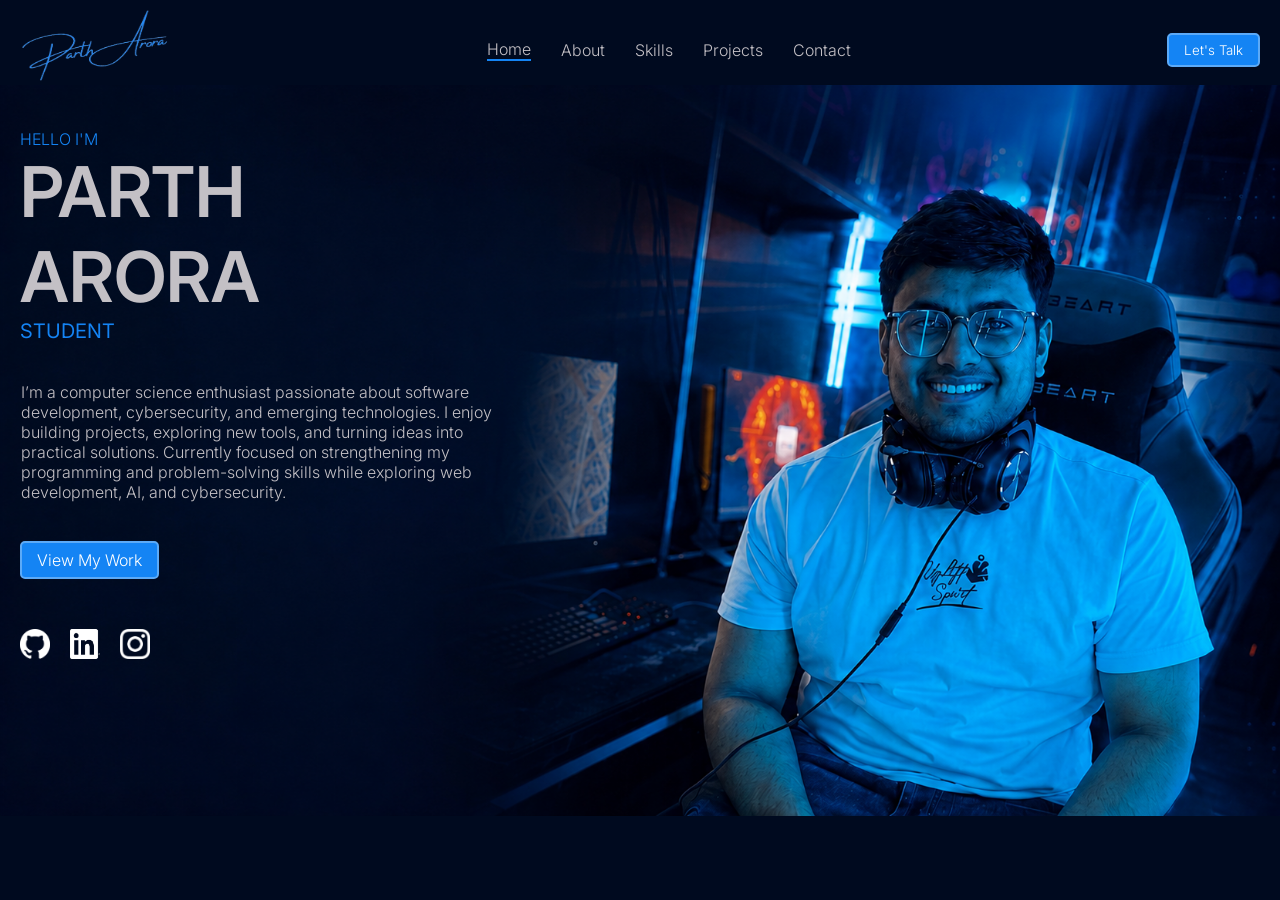
<file: index.html>
<!DOCTYPE html>
<html lang="en">
<head>
    <meta charset="UTF-8">
    <meta name="viewport" content="width=device-width, initial-scale=1.0">
    <title>Parth Arora</title>
    <link rel="preconnect" href="https://fonts.googleapis.com">
    <link rel="preconnect" href="https://fonts.gstatic.com" crossorigin>
    <link href="https://fonts.googleapis.com/css2?family=Inter:ital,opsz,wght@0,14..32,100..900;1,14..32,100..900&display=swap" rel="stylesheet">
    <link rel="stylesheet" href="stylesheets/style.css">
    <link rel="stylesheet" href="stylesheets/home.css">

</head>
<body>
    <header>
        <nav id="navbar">
            <div id="logo">
                <img src="assets\logo.png" id="logo_img" alt="Parth Arora">
            </div>

            <div id="navlinks">
                <a href="index.html" class="navlink text" id="home">Home</a>
                <a href="about.html" class="navlink text" id="about">About</a>
                <a href="skills.html" class="navlink text" id="skills">Skills</a>
                <a href="projects.html" class="navlink text" id="projects">Projects</a>
                <a href="contact.html" class="navlink text" id="contact">Contact</a>
            </div>

            <button class="button text">Let's Talk</button>
        </nav>
    </header>

    <main>
        <div id="intro_block">
            <p class="text" id="greet">HELLO I'M</p>
            <p class="name text">PARTH</p>
            <p class="name text">ARORA</p>
            <p id="role" class="text">STUDENT</p>
        </div>

        <p class="text" id="desc">
            I’m a computer science enthusiast passionate about software development, cybersecurity, and emerging technologies. I enjoy building projects, exploring new tools, and turning ideas into practical solutions. Currently focused on strengthening my programming and problem-solving skills while exploring web development, AI, and cybersecurity.
        </p>

        <!-- <button class="button text">View My Work</button> -->
        <a href="https://github.com/ParthAroraDev" class="button text link" target="_blank">View My Work</a>
    </main>

    <footer>
        <a href="https://github.com/ParthAroraDev" target="_blank" class="connect_link"><img  class="connect_image" src="assets/github_logo.png"></a>
        <a href="https://www.linkedin.com/in/parth-arora-151295429/" target="_blank" class="connect_link"><img  class="connect_image" src="assets/linkedin_logo.png"></a>
        <a href="https://www.instagram.com/partharoradev/" target="_blank" class="connect_link"><img  class="connect_image" src="assets/instagram_logo.png"></a>
    </footer>

</body>
</html>
</file>
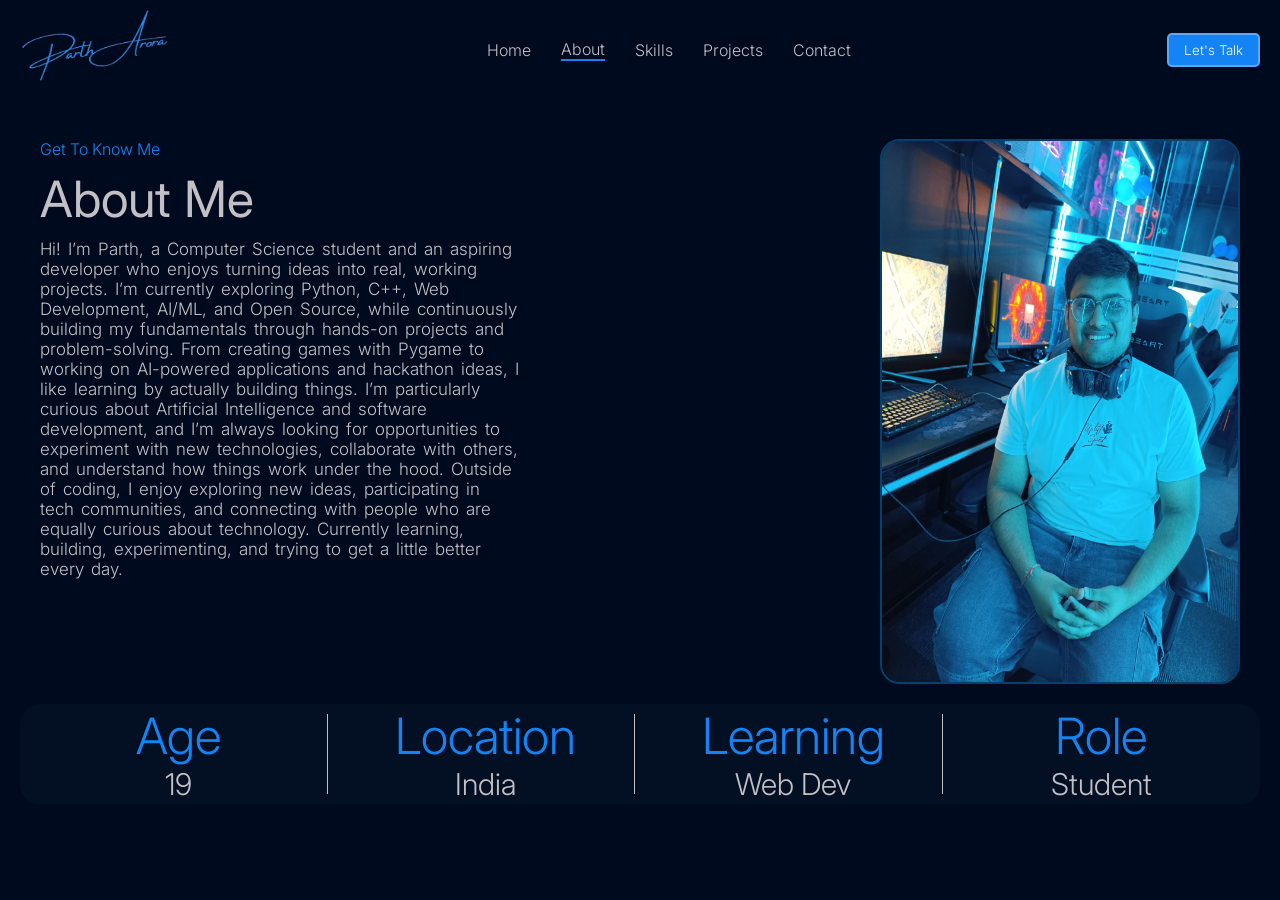
<file: about.html>
<!DOCTYPE html>
<html lang="en">
<head>
    <meta charset="UTF-8">
    <meta name="viewport" content="width=device-width, initial-scale=1.0">
    <link rel="preconnect" href="https://fonts.googleapis.com">
    <link rel="preconnect" href="https://fonts.gstatic.com" crossorigin>
    <link href="https://fonts.googleapis.com/css2?family=Inter:ital,opsz,wght@0,14..32,100..900;1,14..32,100..900&display=swap" rel="stylesheet">
    <link rel="stylesheet" href="stylesheets\style.css">
    <link rel="stylesheet" href="stylesheets\about.css">
    <title>About</title>
</head>
<body>
    <header>
        <nav id="navbar">
            <div id="logo">
                <img src="assets\logo.png" id="logo_img" alt="Parth Arora">
            </div>

            <div id="navlinks">
                <a href="index.html" class="navlink text" id="home">Home</a>
                <a href="about.html" class="navlink text" id="about">About</a>
                <a href="skills.html" class="navlink text" id="skills">Skills</a>
                <a href="projects.html" class="navlink text" id="projects">Projects</a>
                <a href="contact.html" class="navlink text" id="contact">Contact</a>
            </div>

            <button class="button text">Let's Talk</button>
        </nav>
    </header>

    <main>
       <div id="about_block">
            <div id="about_text_block">
                <p class="text" id="about_title">Get To Know Me</p>

                <p class="text" id="about_heading">About Me</p>

                <p id="about_text" class="text">Hi! I’m Parth, a Computer Science student and an aspiring developer who enjoys turning ideas into real, working projects.

                                                I’m currently exploring Python, C++, Web Development, AI/ML, and Open Source, while continuously building my fundamentals through hands-on projects and problem-solving. From creating games with Pygame to working on AI-powered applications and hackathon ideas, I like learning by actually building things.

                                                I’m particularly curious about Artificial Intelligence and software development, and I’m always looking for opportunities to experiment with new technologies, collaborate with others, and understand how things work under the hood.

                                                Outside of coding, I enjoy exploring new ideas, participating in tech communities, and connecting with people who are equally curious about technology.

                                                Currently learning, building, experimenting, and trying to get a little better every day.</p>

            </div>

            <div id="profile_image_block">
                <img src="assets/profile.jpeg" alt="profile_img" id="profile_img">
            </div>
       </div>
    </main>

    <footer>
        <div class="foot_block foot_border">
            <p class="text foot_title">Age</p>
            <p class="text foot_text">19</p>
        </div>

        <div class="foot_block foot_border">
            <p class="text foot_title">Location</p>
            <p class="text foot_text">India</p>
        </div>

        <div class="foot_block foot_border">
            <p class="text foot_title">Learning</p>
            <p class="text foot_text">Web Dev</p>
        </div>

        <div class="foot_block ">
            <p class="text foot_title">Role</p>
            <p class="text foot_text">Student</p>
        </div>
    </footer>
</body>
</html>
</file>
<file: stylesheets/style.css>
*{
    margin: 0;
    padding: 0;
    box-sizing: border-box;
    --theme_color:#1484F4;
    --text_color:#C3C0C5;
    --bg_color:#000A1F;
}


html,body{
    height: 100%;
    width: 100%;
    background-color:var(--bg_color);
}


#navbar{
    display: flex;
    justify-content:space-between;
    align-items: center;
    padding: 10px 20px 10px 20px;
}


#navlinks{
    display: flex;
    justify-content: space-between;
    align-items: center;   
    gap: 30px;
}

.navlink{
    color: var(--text_color);
    text-decoration: none;
}


#logo_img{
    width: 150px;
    height: 75px;
}

.button{
    background-color: var(--theme_color);
    color: white;
    border: 2px solid #5caaf7;
    padding: 7px 15px;
    border-radius: 5px;
    cursor: pointer;
}

.button:hover{
    background-color: transparent;
    color: var(--theme_color)
}

.text{
    font-family: "Inter", sans-serif;
    font-optical-sizing: auto;
    font-weight: 300;
    font-style: normal;
}
.link{
    text-decoration: none;
}
</file>
<file: stylesheets/home.css>
*{
    --theme_color:#1484F4;
    --text_color:#C3C0C5;
    --bg_color:#000A1F;
}
body{
    background-image: url("..\\assets\\bg.png");
    background-repeat: no-repeat;
    background-size:contain;
    background-position:right;
    position:fixed
}

#home{
    border-bottom: 2px solid var(--theme_color);
}

main{
    width: 500px;
    height: 450px;
    display: flex;
    flex-direction: column;
    justify-content: space-between;
    align-items: flex-start;
    gap: 10px;
    margin-left: 20px;
    margin-top: 30px;

}

#greet{
    color: var(--theme_color);
}

.name{
    font-size: 70px;
    font-weight: 600;
    color: var(--text_color);
}

#role{
    font-size: 20px;
    color: var(--theme_color);
    font-weight: 400;
}

#desc{
    color: var(--text_color);
    padding: 1px;
}

footer{
    margin-top: 50px;
    margin-left: 20px;
    display: flex;
    gap: 20px;

}

.connect_image{
    width: 30px;
    height: 30px;
}
</file>
